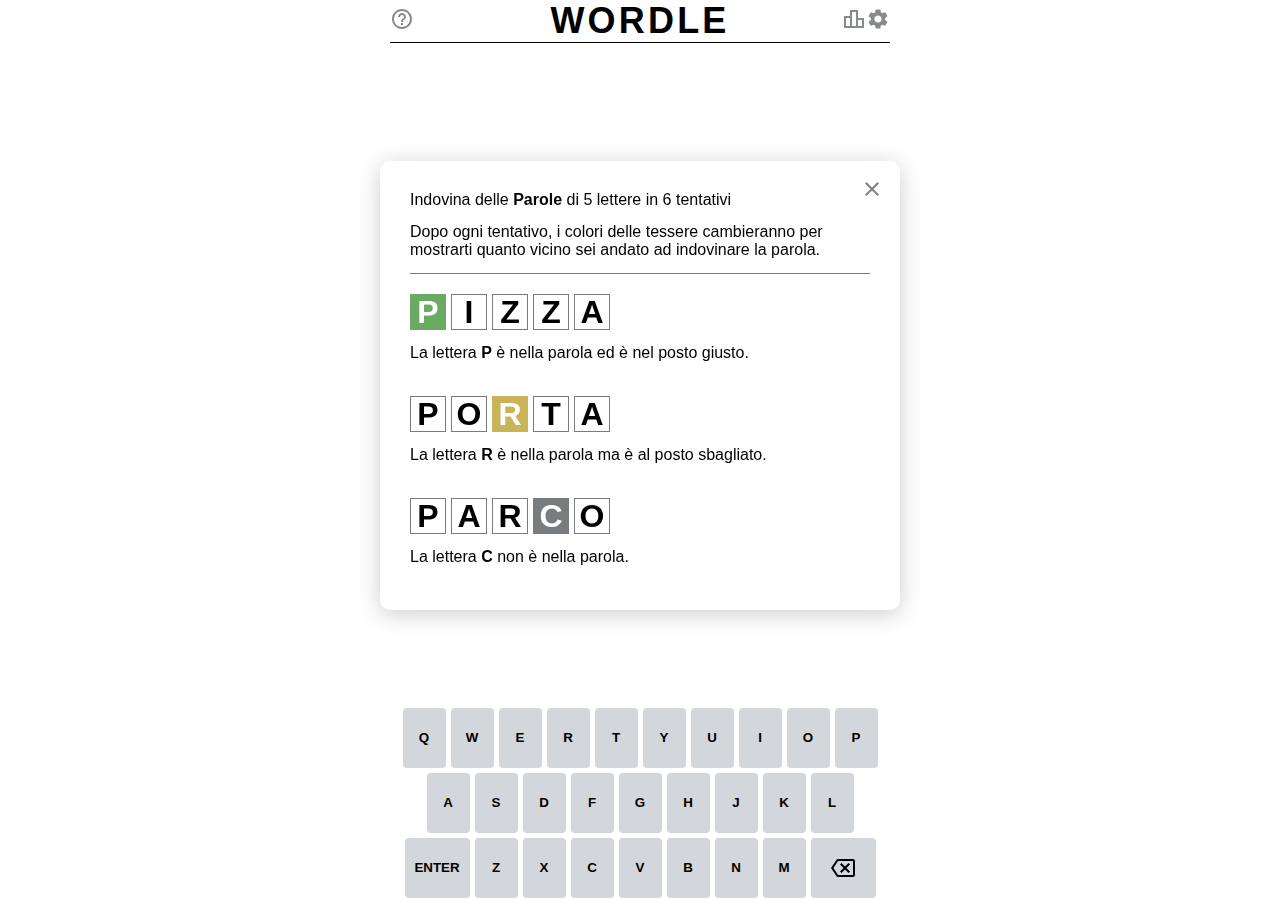
<file: index.html>
<!DOCTYPE html>
<html>

<head>
    <link rel="stylesheet" type="text/css" href="./static/js/grid.css">
    <link rel="icon" type="image/png" href="./images/wordlelogo.png">
    <meta charset="utf-8">
    <title>Wordle - La copia</title>
    <style type="text/css">
    * {
        margin: 0;
        padding: 0;
        font-family: 'Clear Sans', 'Helvetica Neue', Arial, sans-serif;
    }

    header {
        display: flex;
        flex-direction: row;
        justify-content: space-between;
        align-items: center;
        width: 100%;
        border-bottom: 1px solid black;

    }

    #title {
        font-weight: 700;
        font-size: 36px;
        letter-spacing: 0.2rem;
        text-transform: uppercase;
        text-align: center;
    }

    .letterbox {
        width: 62px;
        height: 62px;
        border: 1px solid black;
        margin-right: 5px;
        margin-bottom: 5px;
    }

    .flex {
        display: flex;
    }

    #all {
        flex-direction: column;
        align-items: center;
        justify-content: space-between;
    }

    #midcontainer .row {
        margin-left: auto;
        margin-right: auto;
        margin-top: 9px;
        display: flex;
        justify-content: space-between;
    }

    .letterbox {
        box-sizing: border-box;
        width: 60px;
        height: 60px;
        border: 2px solid #ddd;
        font-size: 24px;
        display: flex;
        align-items: center;
        justify-content: center;
        font-family: Helvetica, sans-serif;
        text-transform: uppercase;
        font-weight: 700;
    }

    #keyboard {
        max-width: 500px;
        margin-left: auto;
        margin-right: auto;
        display: flex;
        flex-wrap: wrap;
        justify-content: center;
        align-items: center;
    }

    .button {
        background-color: #d3d6da;
        box-sizing: border-box;
        display: flex;
        justify-content: center;
        align-items: center;
        border-radius: 4px;
        height: 60px;
        width: 43px;
        outline: none;
        border: none;
        padding: 0 5px;
        margin: 2.5px;
        font-weight: 700;
    }

    .button:hover {
        cursor: pointer;
    }

    #enter {
        width: 65px;
    }

    #backspace {
        width: 65px;
    }

    header div {
        flex: 1;
    }

    #lastcontainer {
        display: flex;
        justify-content: flex-end;
    }

    .hidden {
        display: none;
    }

    .selectedletter {
        border: 2px solid #000000;
    }

    .outputmessages {
        position: fixed;
        top: 10%;
        left: 50%;
        transform: translate(-50%, 0);
        text-align: center;
        background-color: black;
        padding: 10px 10px 10px 10px;
        border-radius: 10px;
        font-weight: bold;
        color: #ffffff;
        font-size: 16px;
        z-index: 1;
    }

    .yellow {
        background-color: #c9b458;
        font-weight: bold;
        color: #ffffff;
        border: none;
    }

    .green {
        background-color: #6aaa64;
        font-weight: bold;
        color: #ffffff;
        border: none;
    }

    .gray {
        background-color: #787c7e;
        font-weight: bold;
        color: #ffffff;
        border: none;
    }

    #tutorial {
        position: fixed;
        left: 50%;
        transform: translate(-50%, 0);
        background-color: #ffffff;
        padding: 10px 10px 10px 10px;
        border-radius: 10px;
        color: #000000;
        font-size: 16px;
        width: 500px;
        box-shadow: 0 4px 23px 0 rgb(0 0 0 / 20%);
    }

    #tutorialcontainer {
        padding: 20px 20px 20px 20px;
    }

    #tutorialheader {
        text-align: end;
        position: absolute;
        top: 16px;
        right: 16px;
    }

    .tutorialtexts {
        color: #000;
        margin-bottom: 14px;
    }

    #tutorialcontent {
        border-bottom: 1px solid #787c7e;
        text-align: start;
    }

    .esempi {
        display: flex;
        flex-direction: row;
        align-items: center;
        justify-content: flex-start;
    }

    .lettercontainer {
        margin-right: 5px;
        width: 36px;
        height: 36px;
        display: flex;
        align-items: center;
        justify-content: center;
        margin-top: 20px;
        font-weight: bold;
        font-size: 32px;
        box-sizing: border-box;
    }

    .exampleletters {
        border: 1px solid #787c7e;
    }

    #esempicontainer p {
        margin-top: 14px;
        margin-bottom: 14px;
    }
    .flip-horizontal-top {
	    -webkit-animation: flip-horizontal-top 1s cubic-bezier(0.455, 0.030, 0.515, 0.955) both;
        animation: flip-horizontal-top 1s cubic-bezier(0.455, 0.030, 0.515, 0.955) both;
    }
    @-webkit-keyframes flip-horizontal-top {
    0% {
        -webkit-transform: rotateX(0);
                transform: rotateX(0);
    }
    100% {
        -webkit-transform: rotateX(360deg);
                transform: rotateX(360deg);
    }
    }
    @keyframes flip-horizontal-top {
    0% {
        -webkit-transform: rotateX(0);
                transform: rotateX(0);
    }
    100% {
        -webkit-transform: rotateX(360deg);
                transform: rotateX(360deg);
    }
    }
    .shake-horizontal{
-webkit-animation: shake-horizontal 0.8s cubic-bezier(0.455, 0.030, 0.515, 0.955) both;
       animation: shake-horizontal 0.8s cubic-bezier(0.455, 0.030, 0.515, 0.955) both;
}
@-webkit-keyframes shake-horizontal {
  0%,
  100% {
    -webkit-transform: translateX(0);
            transform: translateX(0);
  }
  10%,
  30%,
  50%,
  70% {
    -webkit-transform: translateX(-10px);
            transform: translateX(-10px);
  }
  20%,
  40%,
  60% {
    -webkit-transform: translateX(10px);
            transform: translateX(10px);
  }
  80% {
    -webkit-transform: translateX(8px);
            transform: translateX(8px);
  }
  90% {
    -webkit-transform: translateX(-8px);
            transform: translateX(-8px);
  }
}
@keyframes shake-horizontal {
  0%,
  100% {
    -webkit-transform: translateX(0);
            transform: translateX(0);
  }
  10%,
  30%,
  50%,
  70% {
    -webkit-transform: translateX(-10px);
            transform: translateX(-10px);
  }
  20%,
  40%,
  60% {
    -webkit-transform: translateX(10px);
            transform: translateX(10px);
  }
  80% {
    -webkit-transform: translateX(8px);
            transform: translateX(8px);
  }
  90% {
    -webkit-transform: translateX(-8px);
            transform: translateX(-8px);
  }
}
.shake-horizontal{
-webkit-animation: shake-horizontal 0.8s cubic-bezier(0.455, 0.030, 0.515, 0.955) both;
       animation: shake-horizontal 0.8s cubic-bezier(0.455, 0.030, 0.515, 0.955) both;
}
@-webkit-keyframes shake-horizontal {
  0%,
  100% {
    -webkit-transform: translateX(0);
            transform: translateX(0);
  }
  10%,
  30%,
  50%,
  70% {
    -webkit-transform: translateX(-10px);
            transform: translateX(-10px);
  }
  20%,
  40%,
  60% {
    -webkit-transform: translateX(10px);
            transform: translateX(10px);
  }
  80% {
    -webkit-transform: translateX(8px);
            transform: translateX(8px);
  }
  90% {
    -webkit-transform: translateX(-8px);
            transform: translateX(-8px);
  }
}
@keyframes shake-horizontal {
  0%,
  100% {
    -webkit-transform: translateX(0);
            transform: translateX(0);
  }
  10%,
  30%,
  50%,
  70% {
    -webkit-transform: translateX(-10px);
            transform: translateX(-10px);
  }
  20%,
  40%,
  60% {
    -webkit-transform: translateX(10px);
            transform: translateX(10px);
  }
  80% {
    -webkit-transform: translateX(8px);
            transform: translateX(8px);
  }
  90% {
    -webkit-transform: translateX(-8px);
            transform: translateX(-8px);
  }
}


    </style>
</head>

<body>
    <section id="all" class="container flex">
        <header>
            <div>
                <a href="#"><img src="./images/interrogativo.svg"></a>
            </div>
            <div>
                <h1 id="title">WORDLE</h1>
            </div>
            <div id="lastcontainer">
                <a href="#"><img src="./images/classifica.svg"></a>
                <a href="#"><img src="./images/settings.svg"></a>
            </div>
        </header>
        <div>
            <div id="midcontainer">
                <div id="tutorial" class="">
                    <div id="tutorialcontainer">
                        <div id="tutorialheader">
                            <div>
                               <a href="#"  id="tutorialclose"><img src="./images/cross.svg"></a>
                            </div>
                        </div>
                        <div id="tutorialcontent">
                            <p class="tutorialtexts">Indovina delle <strong>Parole</strong> di 5 lettere in 6 tentativi</p>
                            <p class="tutorialtexts">Dopo ogni tentativo, i colori delle tessere cambieranno per mostrarti quanto vicino sei andato ad indovinare la parola.</p>
                        </div>
                        <div id="esempicontainer">
                            <div class="esempi">
                                <div class="tutorialletters lettercontainer flip-horizontal-top green">
                                    <p>P</p>
                                </div>
                                <div class="tutorialletters lettercontainer exampleletters">
                                    <p>I</p>
                                </div>
                                <div class="tutorialletters lettercontainer exampleletters">
                                    <p>Z</p>
                                </div>
                                <div class="tutorialletters lettercontainer exampleletters">
                                    <p>Z</p>
                                </div>
                                <div class="tutorialletters lettercontainer exampleletters">
                                    <p>A</p>
                                </div>
                            </div>
                            <p>La lettera <strong>P</strong> è nella parola ed è nel posto giusto.</p>
                            <div class="esempi">
                                <div class="tutorialletters lettercontainer exampleletters">
                                    <p>P</p>
                                </div>
                                <div class="tutorialletters lettercontainer exampleletters">
                                    <p>O</p>
                                </div>
                                <div class="tutorialletters lettercontainer flip-horizontal-top yellow">
                                    <p>R</p>
                                </div>
                                <div class="tutorialletters lettercontainer exampleletters">
                                    <p>T</p>
                                </div>
                                <div class="tutorialletters lettercontainer exampleletters">
                                    <p>A</p>
                                </div>
                            </div>
                            <p>La lettera <strong>R</strong> è nella parola ma è al posto sbagliato.</p>
                            <div class="esempi">
                                <div class="tutorialletters lettercontainer exampleletters">
                                    <p>P</p>
                                </div>
                                <div class="tutorialletters lettercontainer exampleletters">
                                    <p>A</p>
                                </div>
                                <div class="tutorialletters lettercontainer exampleletters">
                                    <p>R</p>
                                </div>
                                <div class="tutorialletters lettercontainer flip-horizontal-top gray">
                                    <p>C</p>
                                </div>
                                <div class="tutorialletters lettercontainer exampleletters">
                                    <p>O</p>
                                </div>
                            </div>
                            <p>La lettera <strong>C</strong> non è nella parola.</p>
                        </div>
                    </div>
                </div>
                <div id="errorletter" class="hidden outputmessages">
                    <h2>Non abbastanza lettere</h2>
                </div>
                <div id="errorinexistentword" class="hidden outputmessages">
                    <h2>La parola inserita non esiste</h2>
                </div>
                <div id="haiperso" class="hidden outputmessages">
                    <h2>Hai perso!</h2>
                </div>
                <div id="winmsg" class="hidden outputmessages">
                    <h2>Congratulazioni! Hai Vinto!</h2>
                </div>
                <div class="row">
                    <div class="letterbox">
                    </div>
                    <div class="letterbox">
                    </div>
                    <div class="letterbox">
                    </div>
                    <div class="letterbox">
                    </div>
                    <div class="letterbox">
                    </div>
                </div>
                <div class="row">
                    <div class="letterbox">
                    </div>
                    <div class="letterbox">
                    </div>
                    <div class="letterbox">
                    </div>
                    <div class="letterbox">
                    </div>
                    <div class="letterbox">
                    </div>
                </div>
                <div class="row">
                    <div class="letterbox">
                    </div>
                    <div class="letterbox">
                    </div>
                    <div class="letterbox">
                    </div>
                    <div class="letterbox">
                    </div>
                    <div class="letterbox">
                    </div>
                </div>
                <div class="row">
                    <div class="letterbox">
                    </div>
                    <div class="letterbox">
                    </div>
                    <div class="letterbox">
                    </div>
                    <div class="letterbox">
                    </div>
                    <div class="letterbox">
                    </div>
                </div>
                <div class="row">
                    <div class="letterbox">
                    </div>
                    <div class="letterbox">
                    </div>
                    <div class="letterbox">
                    </div>
                    <div class="letterbox">
                    </div>
                    <div class="letterbox">
                    </div>
                </div>
                <div class="row">
                    <div class="letterbox">
                    </div>
                    <div class="letterbox">
                    </div>
                    <div class="letterbox">
                    </div>
                    <div class="letterbox">
                    </div>
                    <div class="letterbox">
                    </div>
                </div>
            </div>
        </div>
        <div id="keyboard">
            <button class="button" data-letter="Q">Q</button>
            <button class="button" data-letter="W">W</button>
            <button class="button" data-letter="E">E</button>
            <button class="button" data-letter="R">R</button>
            <button class="button" data-letter="T">T</button>
            <button class="button" data-letter="Y">Y</button>
            <button class="button" data-letter="U">U</button>
            <button class="button" data-letter="I">I</button>
            <button class="button" data-letter="O">O</button>
            <button class="button" data-letter="P">P</button>
            <button class="button" data-letter="A">A</button>
            <button class="button" data-letter="S">S</button>
            <button class="button" data-letter="D">D</button>
            <button class="button" data-letter="F">F</button>
            <button class="button" data-letter="G">G</button>
            <button class="button" data-letter="H">H</button>
            <button class="button" data-letter="J">J</button>
            <button class="button" data-letter="K">K</button>
            <button class="button" data-letter="L">L</button>
            <button class="button enter" id="enter" data-letter="ENTER">ENTER</button>
            <button class="button" data-letter="Z">Z</button>
            <button class="button" data-letter="X">X</button>
            <button class="button" data-letter="C">C</button>
            <button class="button" data-letter="V">V</button>
            <button class="button" data-letter="B">B</button>
            <button class="button" data-letter="N">N</button>
            <button class="button" data-letter="M">M</button>
            <button class="button delete" id="backspace" data-letter="BACKSPACE"><img src="./images/backspace.svg"></button>
        </div>
    </section>
    <section id="settingspage" class="container hidden">
        <!--Work in progress-->
    </section>
    <section id="helppage" class="container hidden">
        <!--Work in progress-->
    </section>
    <script type="text/javascript" src="https://pagecdn.io/lib/mathjs/10.4.0/math.min.js"></script>
    <script src="./static/js/italianwords.js"></script>
    <script type="text/javascript">
    function getRandomInt(min, max) {
        min = Math.ceil(min);
        max = Math.floor(max);
        return Math.floor(Math.random() * (max - min + 1)) + min;
    }

    today = new Date()
    today.getDate()
    let seed = today.getDate()
    math.config({randomSeed:seed})
    let index = 0;
    let word = [];
    let erroreletter = document.querySelector("#errorletter")
    let chosenword = vocabulary[math.floor(math.random(vocabulary.length))]
    let keyboardletters = document.querySelectorAll(".button")
    let rowindex = 0
    let currentRow = document.querySelectorAll('.row')[rowindex]
    let selectedWord = vocabulary[math.floor(math.random(vocabulary.length))]
    let tentativi = 0
    let trovata = false
    let inexword = document.querySelector("#errorinexistentword")
    let win = document.querySelector("#winmsg")
    let closetutorial = document.querySelector("#tutorialclose")
    let tutorialletters = document.querySelectorAll(".tutorialletters")



    function fillLetter(value) {
        word[index] = value.toUpperCase()


        currentRow.children[index].classList.add("selectedletter")
        currentRow.children[index].innerHTML = value
        index++
    }

    function checkWord() {
        let parolauser = ""
        if (word.length === 5) {
            for (let i = 0; i < word.length; i++) {
                parolauser = parolauser + word[i]
            }
            if (parolauser.toUpperCase() === chosenword.toUpperCase()) {
                trovata = true
                return true
            } else {
                trovata = false
                return false
            }
        }

    }




    function eraseLetter() {
        if (index > 0) {
            index--
            word.pop()
            currentRow.children[index].innerHTML = " "
            currentRow.children[index].classList.remove("selectedletter")


        }



    }

    function checkinput(event) {
        let inseribile = true
        if (event >= 65 && event <= 90 || event === 13 || event === 8) {
            return inseribile
        } else {
            inseribile = false
            return inseribile
        }
    }

    function changerow() {
        if (rowindex < 5) {
            rowindex++
            currentRow = document.querySelectorAll('.row')[rowindex]
            word = []
            index = 0
        }
    }

    function colorelettere() {
        let uguale = false
        for (let s = 0; s < word.length; s++) {
            let uguale = false
            for (let f = 0; f < word.length; f++) {
                if (word[s].toUpperCase() === chosenword[f].toUpperCase()) {
                    currentRow.children[s].classList.remove("gray")
                    currentRow.children[s].classList.add("yellow")
                    currentRow.children[s].classList.add("flip-horizontal-top")
                    for (let u = 0; u < keyboardletters.length; u++) {
                        if (word[s] === keyboardletters[u].dataset.letter) {
                            keyboardletters[u].classList.remove("gray")
                            keyboardletters[u].classList.add("yellow")
                        }
                    }
                    uguale = true
                } else if (uguale === false) {
                    currentRow.children[s].classList.add("gray")
                    currentRow.children[s].classList.remove("yellow")
                    currentRow.children[s].classList.add("flip-horizontal-top")
                    for (let u = 0; u < keyboardletters.length; u++) {
                        if (word[s] === keyboardletters[u].dataset.letter) {
                            keyboardletters[u].classList.remove("yellow")
                            keyboardletters[u].classList.add("gray")
                        }
                    }
                }
            }
        }
        for (let h = 0; h < word.length; h++) {
            if (word[h].toUpperCase() === chosenword[h].toUpperCase()) {
                currentRow.children[h].classList.remove("yellow")
                currentRow.children[h].classList.remove("gray")
                currentRow.children[h].classList.add("green")
                currentRow.children[h].classList.add("flip-horizontal-top")
                for (let u = 0; u < keyboardletters.length; u++) {
                    if (word[h] === keyboardletters[u].dataset.letter) {
                        keyboardletters[u].classList.remove("gray")
                        keyboardletters[u].classList.remove("yellow")
                        keyboardletters[u].classList.add("green")
                    }
                }
            }
        }
    }

    function existingword() {
        let userword = ""
        let flag = false
        if (word.length === 5) {
            for (let i = 0; i < word.length; i++) {
                userword += word[i]
            }

            for (let j = 0; j < vocabulary.length; j++) {
                if (userword.toUpperCase() === vocabulary[j].toUpperCase()) {
                    flag = true
                }
            }
            if (flag === false) {
                currentRow.classList.add("shake-horizontal")
                inexword.classList.remove("hidden")
                setTimeout(function() {
                    inexword.classList.add("hidden")
                    currentRow.classList.remove("shake-horizontal")
                }, 1250)
            }
        } else {
            currentRow.classList.add("shake-horizontal")
            errorletter.classList.remove("hidden")
            setTimeout(function() {
                erroreletter.classList.add("hidden")
                currentRow.classList.remove("shake-horizontal")
            }, 1250)
            flag = false
        }
        return flag
    }

    function checkwin() {
        let displayperso = document.querySelector("#haiperso")
        if (trovata) {
            win.classList.remove("hidden")
        } else if (tentativi === 5) {
            displayperso.classList.remove("hidden")
        }
    }
    document.addEventListener('keydown', function(e) {
        erroreletter.classList.add("hidden")
        if (checkinput(e.keyCode)) {
            if (e.key === 'Enter') {
                if (tentativi <= 5 && trovata === false) {
                    if (existingword()) {
                        colorelettere()
                        if (checkWord()) {
                            checkwin()
                        } else if (tentativi === 5) {
                            checkwin()
                        }
                        if (word.length === 5) {
                            tentativi++
                            changerow()
                        }
                    }
                }
            } else if (e.key === 'Backspace') {
                eraseLetter()
            } else if (index < 5 && trovata === false) {
                fillLetter(e.key)
            }
        }
    });
    for (let i = 0; i < keyboardletters.length; i++) {
        let key = keyboardletters[i]
        key.addEventListener("click", function(e) {
            let lettera = e.currentTarget.dataset.letter
            if (lettera === "BACKSPACE") {
                eraseLetter()
            } else if (lettera === "ENTER") {
                if (tentativi <= 5 && trovata === false) {
                    if (existingword()) {
                        colorelettere()
                        if (checkWord()) {
                            checkwin()
                            console.log("gioco finito GG")
                        } else if (tentativi === 5) {
                            checkwin()
                        }
                        if (word.length === 5) {
                            tentativi++
                            changerow()
                        }
                    }
                }
            } else if (index < 5 && trovata === false) {
                fillLetter(lettera)
            }
        })
    }
    closetutorial.addEventListener("click",function(e){
        e.preventDefault()
        let tutorialpage = document.querySelector("#tutorial")
        tutorialpage.classList.add("hidden")
    })
    </script>
</body>

</html>
</file>
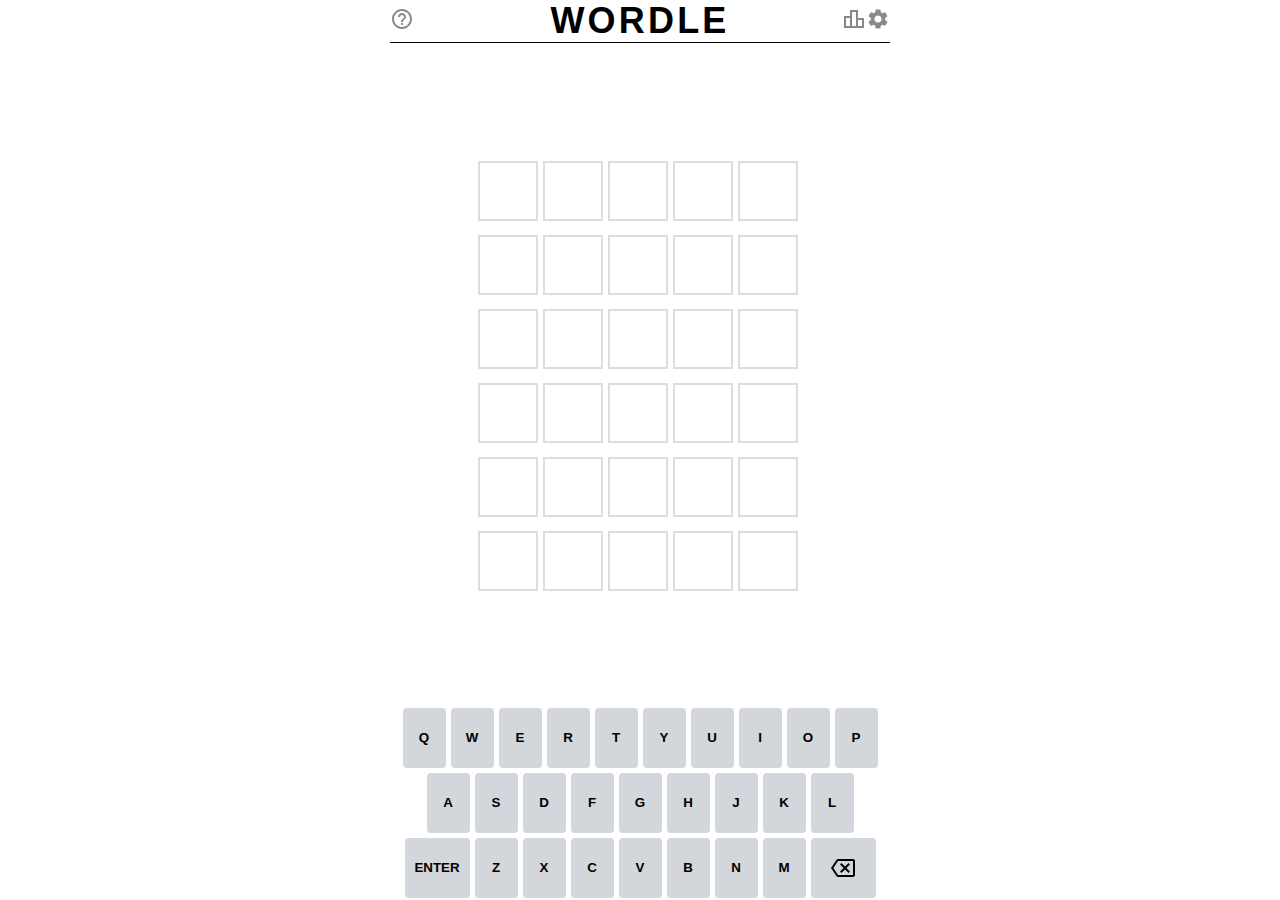
<file: wordle.html>
<!DOCTYPE html>
<html>

<head>
    <link rel="stylesheet" type="text/css" href="./static/js/grid.css">
    <meta charset="utf-8">
    <title>WORDLE</title>
    <style type="text/css">
    * {
        margin: 0;
        padding: 0;
        font-family: 'Clear Sans', 'Helvetica Neue', Arial, sans-serif;
    }

    header {
        display: flex;
        flex-direction: row;
        justify-content: space-between;
        align-items: center;
        width: 100%;
        border-bottom: 1px solid black;

    }

    #title {
        font-weight: 700;
        font-size: 36px;
        letter-spacing: 0.2rem;
        text-transform: uppercase;
        text-align: center;
    }

    .letterbox {
        width: 62px;
        height: 62px;
        border: 1px solid black;
        margin-right: 5px;
        margin-bottom: 5px;
    }

    #all {
        display: flex;
        flex-direction: column;
        align-items: center;
        justify-content: space-between;
    }

    #midcontainer .row {

        margin-left: auto;
        margin-right: auto;
        margin-top: 9px;
        display: flex;
        justify-content: space-between;
    }

    .letterbox {
        box-sizing: border-box;
        width: 60px;
        height: 60px;
        border: 2px solid #ddd;
        font-size: 24px;
        display: flex;
        align-items: center;
        justify-content: center;
        font-family: Helvetica, sans-serif;
        text-transform: uppercase;
        font-weight: 700;
    }

    #keyboard {
        max-width: 500px;
        margin-left: auto;
        margin-right: auto;
        display: flex;
        flex-wrap: wrap;
        justify-content: center;
        align-items: center;
    }

    .button {
        background-color: #d3d6da;
        box-sizing: border-box;
        display: flex;
        justify-content: center;
        align-items: center;
        border-radius: 4px;
        height: 60px;
        width: 43px;
        outline: none;
        border: none;
        padding: 0 5px;
        margin: 2.5px;
        font-weight: 700;
    }

    .button:hover {
        cursor: pointer;
    }

    #enter {
        width: 65px;
    }

    #backspace {
        width: 65px;
    }

    header div {
        flex: 1;
    }

    #lastcontainer {
        display: flex;
        justify-content: flex-end;
    }

    .hidden {
        display: none;
    }

    #errorletter {
        position: fixed;
        width: 100%;
        text-align: center;
        color: red;
        background-color: black;
        padding: 8px 8px;
    }
    </style>
</head>

<body>
    <div id="errorletter" class="hidden">
        <h2>Non abbastanza lettere</h2>
    </div>
    <section id="all" class="container">
        <header>
            <div>
                <a href=""><img src="./images/interrogativo.svg"></a>
            </div>
            <div>
                <h1 id="title">WORDLE</h1>
            </div>
            <div id="lastcontainer">
                <a href="#"><img src="./images/classifica.svg"></a>
                <a href="#"><img src="./images/settings.svg"></a>
            </div>
        </header>
        <div>
            <div id="midcontainer">
                <div class="row">
                    <div class="letterbox">
                    </div>
                    <div class="letterbox">
                    </div>
                    <div class="letterbox">
                    </div>
                    <div class="letterbox">
                    </div>
                    <div class="letterbox">
                    </div>
                </div>
                <div class="row">
                    <div class="letterbox">
                    </div>
                    <div class="letterbox">
                    </div>
                    <div class="letterbox">
                    </div>
                    <div class="letterbox">
                    </div>
                    <div class="letterbox">
                    </div>
                </div>
                <div class="row">
                    <div class="letterbox">
                    </div>
                    <div class="letterbox">
                    </div>
                    <div class="letterbox">
                    </div>
                    <div class="letterbox">
                    </div>
                    <div class="letterbox">
                    </div>
                </div>
                <div class="row">
                    <div class="letterbox">
                    </div>
                    <div class="letterbox">
                    </div>
                    <div class="letterbox">
                    </div>
                    <div class="letterbox">
                    </div>
                    <div class="letterbox">
                    </div>
                </div>
                <div class="row">
                    <div class="letterbox">
                    </div>
                    <div class="letterbox">
                    </div>
                    <div class="letterbox">
                    </div>
                    <div class="letterbox">
                    </div>
                    <div class="letterbox">
                    </div>
                </div>
                <div class="row">
                    <div class="letterbox">
                    </div>
                    <div class="letterbox">
                    </div>
                    <div class="letterbox">
                    </div>
                    <div class="letterbox">
                    </div>
                    <div class="letterbox">
                    </div>
                </div>
            </div>
        </div>
        <div id="keyboard">
            <button class="button Q">Q</button>
            <button class="button W">W</button>
            <button class="button E">E</button>
            <button class="button R">R</button>
            <button class="button T">T</button>
            <button class="button Y">Y</button>
            <button class="button U">U</button>
            <button class="button I">I</button>
            <button class="button O">O</button>
            <button class="button P">P</button>
            <button class="button A">A</button>
            <button class="button S">S</button>
            <button class="button D">D</button>
            <button class="button F">F</button>
            <button class="button G">G</button>
            <button class="button H">H</button>
            <button class="button J">J</button>
            <button class="button K">K</button>
            <button class="button L">L</button>
            <button class="button enter" id="enter">ENTER</button>
            <button class="button Z">Z</button>
            <button class="button X">X</button>
            <button class="button C">C</button>
            <button class="button V">V</button>
            <button class="button B">B</button>
            <button class="button N">N</button>
            <button class="button M">M</button>
            <button class="button delete" id="backspace"><img src="./images/backspace.svg"></button>
        </div>
    </section>
    <script type="text/javascript">
    function getRandomInt(min, max) {
        min = Math.ceil(min);
        max = Math.floor(max);
        return Math.floor(Math.random() * (max - min + 1)) + min;
    }


    let index = 0;
    let word = [];
    let erroreletter = document.querySelector("#errorletter")
    let vocabulary = ["citta", "treno", "isdft", "pausa"]
    let chosenword = vocabulary[0]
    let keyboardletters = document.querySelectorAll(".button")

    let selectedWord = vocabulary[getRandomInt(0, vocabulary.length - 1)]

    function fillLetter(value) {
        /* RIEMPIRE LA LETTERA CORRENTE */
        // [ "", "", "", "", "" ]
        word[index] = value

        let currentRow = document.querySelectorAll('.row')[0]

        currentRow.children[index].innerHTML = value
        index++
    }

    function checkWord() {
        let parolauser = ""
        if (word.length === 5) {
            for (let i = 0; i < word.length; i++) {
                parolauser = parolauser + word[i]
            }
            if (parolauser.toUpperCase() === chosenword.toUpperCase()) {
                console.log("TROVATA")
            } else {
                console.log("NON TROVATA RIPROVA")
            }
        } else {
            errorletter.classList.remove("hidden")
            setTimeout(function() {
                erroreletter.classList.add("hidden")
            }, 1250)
        }

    }

    function eraseLetter() {
        // cancella l'ultima lettera inserita e aggiorna la riga
        if (index > 0) {
            index--
            let currentRow = document.querySelectorAll('.row')[0]
            console.log(word)
            word.pop()
            currentRow.children[index].innerHTML = " "


        }



    }

    function checkinput(event) {
        let inseribile = true
        if (event >= 65 && event <= 90 || event === 13 || event === 8) {
            return inseribile
        } else {
            inseribile = false
            return inseribile
        }
    }
    document.addEventListener('keydown', function(e) {
        erroreletter.classList.add("hidden")
        if (checkinput(e.keyCode)) {
            if (e.key === 'Enter') {
                checkWord()
            } else if (e.key === 'Backspace') {
                eraseLetter()
            } else if (index < 5) {
                fillLetter(e.key)
            }
        }
    });
    //Prova event listener per la tastiera su schermo 1.0 (sicuramente c'è un modo per migliorarlo)
    /* 
	Cose da risolvere:
	-Funzione del backspace: cancella solo l'utlima lettera (solo se si usa quello della tastiera)

    */
    for (let i = 0; i < keyboardletters.length; i++) {
        let key = keyboardletters[i]
        key.addEventListener("click", function(e) {
            let letterkey = ""
            if (keyboardletters[i].classList.contains("A")) {
                letterkey = "A"
            } else if (keyboardletters[i].classList.contains("B")) {
                letterkey = "B"
            } else if (keyboardletters[i].classList.contains("C")) {
                letterkey = "C"
            } else if (keyboardletters[i].classList.contains("D")) {
                letterkey = "D"
            } else if (keyboardletters[i].classList.contains("E")) {
                letterkey = "E"
            } else if (keyboardletters[i].classList.contains("F")) {
                letterkey = "F"
            } else if (keyboardletters[i].classList.contains("G")) {
                letterkey = "G"
            } else if (keyboardletters[i].classList.contains("H")) {
                letterkey = "H"
            } else if (keyboardletters[i].classList.contains("I")) {
                letterkey = "I"
            } else if (keyboardletters[i].classList.contains("J")) {
                letterkey = "J"
            } else if (keyboardletters[i].classList.contains("K")) {
                letterkey = "K"
            } else if (keyboardletters[i].classList.contains("L")) {
                letterkey = "L"
            } else if (keyboardletters[i].classList.contains("M")) {
                letterkey = "M"
            } else if (keyboardletters[i].classList.contains("N")) {
				letterkey = "N"
            } else if (keyboardletters[i].classList.contains("O")) {
            	letterkey = "O"
            } else if (keyboardletters[i].classList.contains("P")) {
				letterkey = "P"
            } else if (keyboardletters[i].classList.contains("Q")) {
            	letterkey = "Q"
            } else if (keyboardletters[i].classList.contains("R")) {
				letterkey = "R"
            } else if (keyboardletters[i].classList.contains("S")) {
            	letterkey = "S"
            } else if (keyboardletters[i].classList.contains("T")) {
            	letterkey = "T"
            } else if (keyboardletters[i].classList.contains("U")) {
            	letterkey = "U"
            } else if (keyboardletters[i].classList.contains("V")) {
            	letterkey = "V"
            } else if (keyboardletters[i].classList.contains("W")) {
            	letterkey = "W"
            } else if (keyboardletters[i].classList.contains("X")) {
            	letterkey = "X"
            } else if (keyboardletters[i].classList.contains("Y")) {
            	letterkey = "Y"
            } else if (keyboardletters[i].classList.contains("Z")) {
            	letterkey = "Z"
            }
            if(keyboardletters[i].classList.contains("enter")) {
            	checkWord()
            }else if(keyboardletters[i].classList.contains("delete")) {
            	eraseLetter()
            }else if(index < 5) {
                fillLetter(letterkey)
            }
            
        })
    }
    </script>
</body>

</html>
</file>
<file: static/js/grid.css>
.container{
	width: 500px;
	margin-left: auto;
	margin-right: auto;
	height: 100vh;
	}
.container > .row{
	display: flex;
	flex-direction: row;
	margin: 0;
	padding: 0;
}
.container > .row > .col-1{
	flex-basis: 100%;
	flex-grow: 0;
	flex-shrink: 0;
}

.container > .row > .col-2{
	flex-basis: calc(100%/2);
	flex-grow: 0;
	flex-shrink: 0;
}
.container > .row > .col-3{
	flex-basis: calc(100%/3);
	flex-grow: 0;
	flex-shrink: 0;
}
.container > .row > .col-4{
	flex-basis: calc(100%/4);
	flex-grow: 0;
	flex-shrink: 0;
}

.container > .row > .col-5{
	flex-basis: calc(100%/5);
	flex-grow: 0;
	flex-shrink: 0;
}
.container > .row > .col-6{
	flex-basis: calc(100%/6);
	flex-grow: 0;
	flex-shrink: 0;
}
.container > .row > .col-7{
	flex-basis: calc(100%/7);
	flex-grow: 0;
	flex-shrink: 0;
}

.container > .row > .col-8{
	flex-basis: calc(100%/8);
	flex-grow: 0;
	flex-shrink: 0;
}
.container > .row > .col-9{
	flex-basis: calc(100%/9);
	flex-grow: 0;
	flex-shrink: 0;
}
.container > .row > .col-10{
	flex-basis: calc(100%/10);
	flex-grow: 0;
	flex-shrink: 0;
}

.container > .row > .col-11{
	flex-basis: calc(100%/11);
	flex-grow: 0;
	flex-shrink: 0;
}
.container > .row > .col-12{
	flex-basis: calc(100%/12);
	flex-grow: 0;
	flex-shrink: 0;
}
</file>
